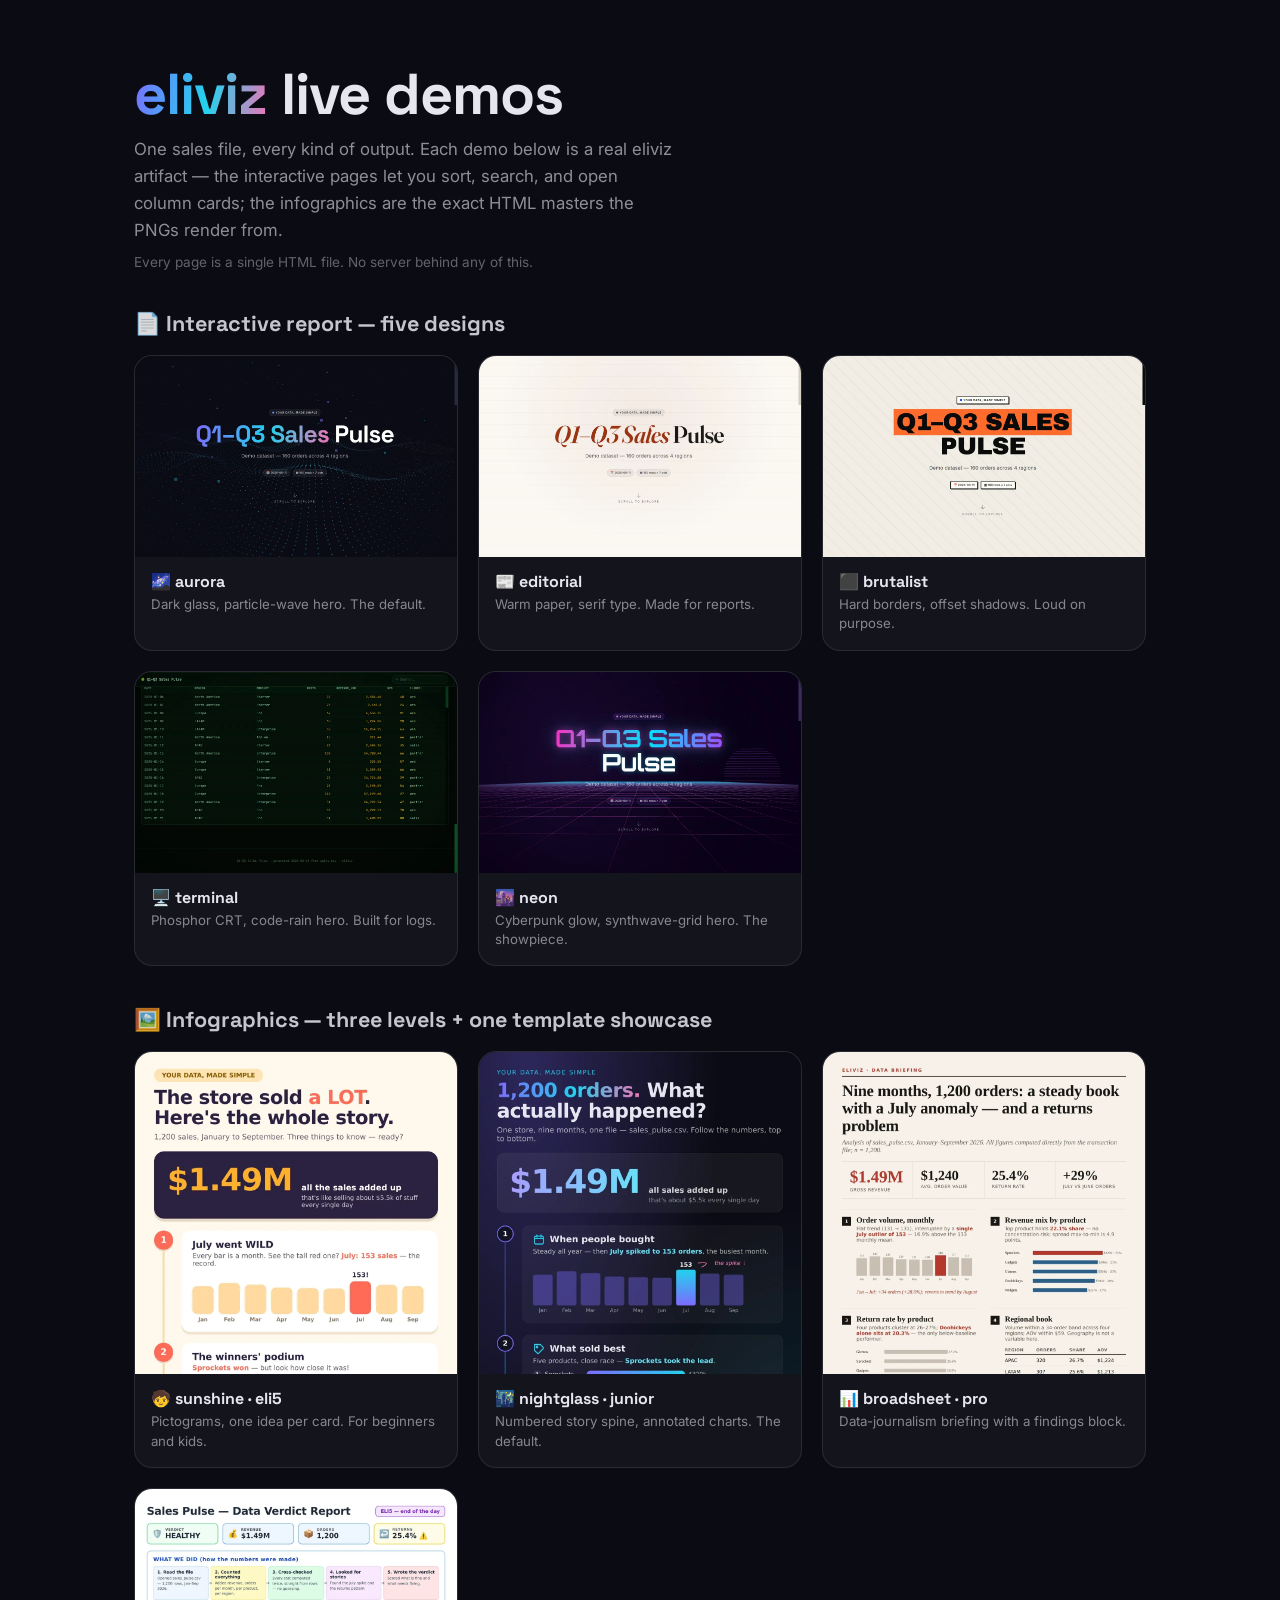
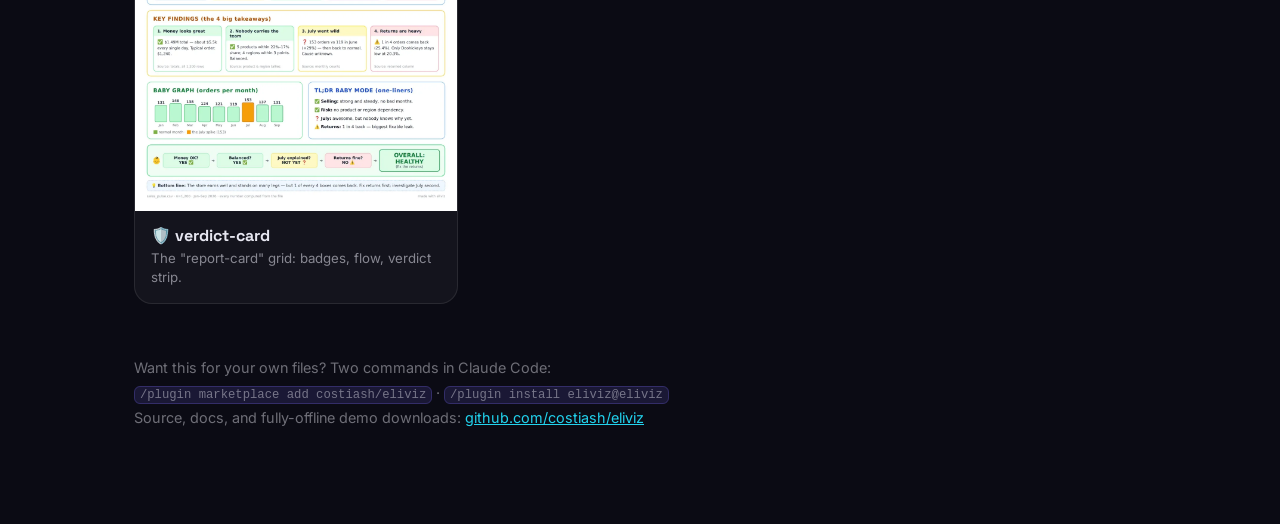
<file: index.html>
<!DOCTYPE html>
<html lang="en">
<head>
<meta charset="UTF-8">
<meta name="viewport" content="width=device-width, initial-scale=1.0">
<title>eliviz — live demos</title>
<meta name="description" content="eliviz turns any data file into one beautiful, self-contained HTML page. Five designs, same data — click one and see.">
<link rel="preconnect" href="https://fonts.googleapis.com">
<link href="https://fonts.googleapis.com/css2?family=Inter:wght@400;500;600&family=Space+Grotesk:wght@500;600;700&display=swap" rel="stylesheet">
<style>
  :root { --accent:#7c6cff; --accent2:#22d3ee; --accent3:#f472b6; }
  * { box-sizing:border-box; }
  body { margin:0; background:#0b0b14; color:#e6e6f0; font-family:Inter,system-ui,sans-serif;
         -webkit-font-smoothing:antialiased; }
  .wrap { max-width:1060px; margin:0 auto; padding:64px 24px 80px; }
  h1 { font-family:'Space Grotesk',sans-serif; font-size:clamp(2.2rem,6vw,3.6rem); margin:0 0 12px;
       line-height:1.05; letter-spacing:-.02em; }
  .grad { background:linear-gradient(100deg,var(--accent),var(--accent2) 55%,var(--accent3));
          -webkit-background-clip:text; background-clip:text; color:transparent; }
  .sub { color:rgba(230,230,240,.6); font-size:1.05rem; max-width:34rem; margin:0 0 10px; line-height:1.6; }
  .hint { color:rgba(230,230,240,.4); font-size:.85rem; margin:0 0 40px; }
  .grid { display:grid; grid-template-columns:repeat(auto-fit,minmax(280px,1fr)); gap:20px; }
  a.card { display:block; text-decoration:none; color:inherit; border-radius:18px; overflow:hidden;
       background:rgba(255,255,255,.04); border:1px solid rgba(255,255,255,.09);
       transition:transform .3s cubic-bezier(.22,1,.36,1), box-shadow .3s, border-color .3s; }
  a.card:hover { transform:translateY(-5px); border-color:rgba(124,108,255,.5);
       box-shadow:0 18px 50px -18px rgba(124,108,255,.45); }
  .card img { width:100%; display:block; aspect-ratio:16/10; object-fit:cover; }
  .card .meta { padding:14px 16px 16px; }
  .card b { font-family:'Space Grotesk',sans-serif; font-size:1rem; }
  .card span { display:block; color:rgba(230,230,240,.55); font-size:.83rem; margin-top:3px; line-height:1.45; }
  .foot { margin-top:52px; color:rgba(230,230,240,.45); font-size:.9rem; line-height:1.7; }
  .foot a { color:var(--accent2); }
  code { font-family:ui-monospace,monospace; font-size:.85em; background:rgba(124,108,255,.14);
       border:1px solid rgba(124,108,255,.25); border-radius:6px; padding:.1em .4em; }
  .sect { font-family:'Space Grotesk',sans-serif; font-size:1.35rem; margin:40px 0 18px;
       color:rgba(230,230,240,.85); }
  .sect:first-of-type { margin-top:8px; }
  a.card img[src*="infographic-"] { aspect-ratio:1/1; }
</style>
</head>
<body>
<div class="wrap">
  <h1><span class="grad">eliviz</span> live demos</h1>
  <p class="sub">One sales file, every kind of output. Each demo below is a real eliviz artifact — the interactive pages let you sort, search, and open column cards; the infographics are the exact HTML masters the PNGs render from.</p>
  <p class="hint">Every page is a single HTML file. No server behind any of this.</p>
  <h2 class="sect">📄 Interactive report — five designs</h2>
  <div class="grid">
    <a class="card" href="demos/aurora.html">
      <img src="shots/aurora.webp" alt="Aurora design — dark glass with a particle-wave hero" loading="lazy">
      <div class="meta"><b>🌌 aurora</b><span>Dark glass, particle-wave hero. The default.</span></div>
    </a>
    <a class="card" href="demos/editorial.html">
      <img src="shots/editorial.webp" alt="Editorial design — warm paper with serif type" loading="lazy">
      <div class="meta"><b>📰 editorial</b><span>Warm paper, serif type. Made for reports.</span></div>
    </a>
    <a class="card" href="demos/brutalist.html">
      <img src="shots/brutalist.webp" alt="Brutalist design — hard borders and offset shadows" loading="lazy">
      <div class="meta"><b>⬛ brutalist</b><span>Hard borders, offset shadows. Loud on purpose.</span></div>
    </a>
    <a class="card" href="demos/terminal.html">
      <img src="shots/terminal.webp" alt="Terminal design — phosphor CRT with code-rain hero" loading="lazy">
      <div class="meta"><b>🖥️ terminal</b><span>Phosphor CRT, code-rain hero. Built for logs.</span></div>
    </a>
    <a class="card" href="demos/neon.html">
      <img src="shots/neon.webp" alt="Neon design — cyberpunk glow with synthwave-grid hero" loading="lazy">
      <div class="meta"><b>🌆 neon</b><span>Cyberpunk glow, synthwave-grid hero. The showpiece.</span></div>
    </a>
  </div>
  <h2 class="sect">🖼️ Infographics — three levels + one template showcase</h2>
  <div class="grid">
    <a class="card" href="demos/infographics/sunshine.html">
      <img src="shots/infographic-sunshine-card.webp" alt="eli5-level infographic, sunshine pack — cream ground, podium and pictograms" loading="lazy">
      <div class="meta"><b>🧒 sunshine · eli5</b><span>Pictograms, one idea per card. For beginners and kids.</span></div>
    </a>
    <a class="card" href="demos/infographics/nightglass.html">
      <img src="shots/infographic-nightglass-card.webp" alt="junior-level infographic, nightglass pack — dark glass, numbered spine" loading="lazy">
      <div class="meta"><b>🌃 nightglass · junior</b><span>Numbered story spine, annotated charts. The default.</span></div>
    </a>
    <a class="card" href="demos/infographics/broadsheet.html">
      <img src="shots/infographic-broadsheet-card.webp" alt="pro-level infographic, broadsheet pack — KPI strip, dense modules, findings" loading="lazy">
      <div class="meta"><b>📊 broadsheet · pro</b><span>Data-journalism briefing with a findings block.</span></div>
    </a>
    <a class="card" href="demos/infographics/verdict-card.html">
      <img src="shots/infographic-verdict-card.webp" alt="verdict-card template — KPI badges, process flow, findings grid, verdict strip" loading="lazy">
      <div class="meta"><b>🛡️ verdict-card</b><span>The "report-card" grid: badges, flow, verdict strip.</span></div>
    </a>
  </div>
  <p class="foot">
    Want this for your own files? Two commands in Claude Code:<br>
    <code>/plugin marketplace add costiash/eliviz</code> · <code>/plugin install eliviz@eliviz</code><br>
    Source, docs, and fully-offline demo downloads: <a href="https://github.com/costiash/eliviz">github.com/costiash/eliviz</a>
  </p>
</div>
</body>
</html>
</file>
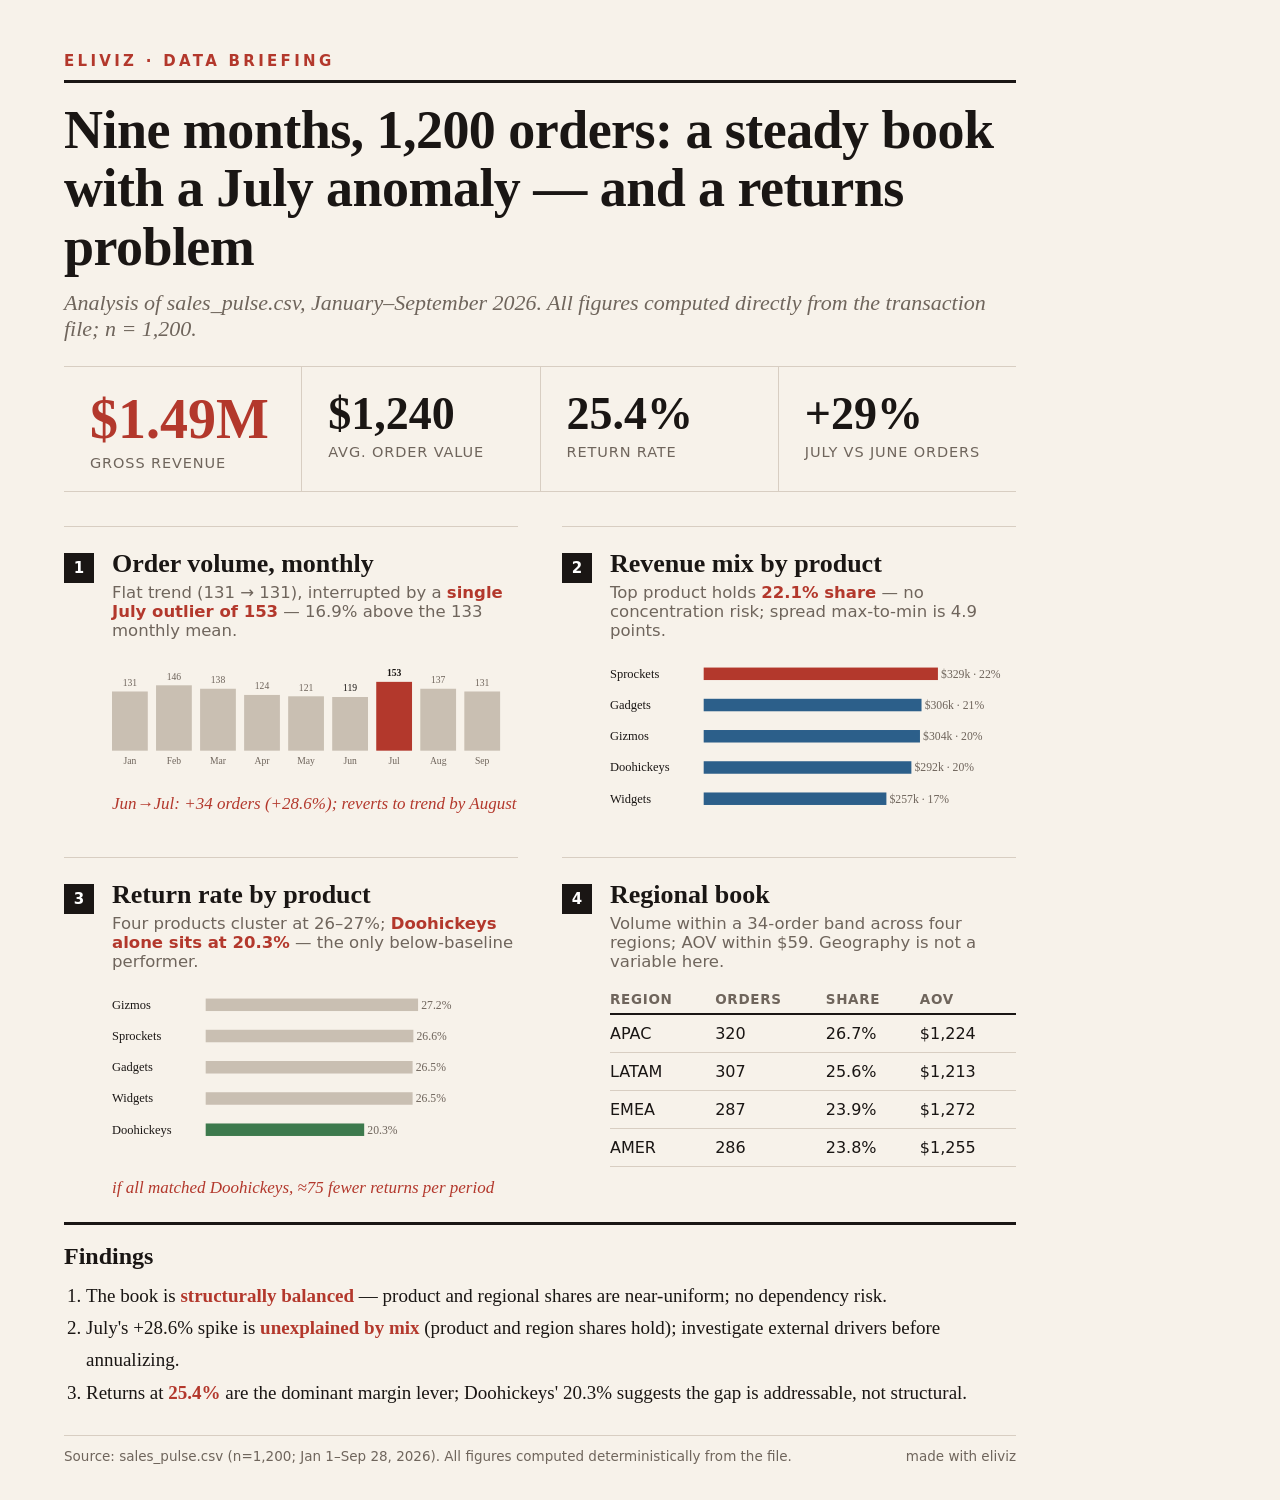
<file: demos/infographics/broadsheet.html>
<!DOCTYPE html><html><head><meta charset="utf-8"><style>
* { margin:0; box-sizing:border-box; } svg { max-width:100%; height:auto; }
body { width:1080px; background:#f7f2ea; color:#1a1614; font-family:Georgia,'Times New Roman',serif;
  padding:52px 64px 36px; }
.kicker { font-family:Inter,system-ui,sans-serif; font-size:15px; letter-spacing:.22em; color:#b3382c;
  text-transform:uppercase; font-weight:700; padding-bottom:10px; border-bottom:3px solid #1a1614; margin-bottom:18px; }
h1 { font-size:54px; font-weight:700; line-height:1.08; letter-spacing:-.01em; }
.standfirst { font-size:22px; color:#6f655c; margin:14px 0 8px; font-style:italic; max-width:46em; }
.heroRow { display:flex; align-items:stretch; gap:0; border-top:1px solid #d8cec2; border-bottom:1px solid #d8cec2;
  margin:24px 0 34px; }
.heroCell { flex:1; padding:20px 26px; border-right:1px solid #d8cec2; }
.heroCell:last-child { border-right:none; }
.heroCell .n { font-size:46px; font-weight:700; color:#1a1614; font-variant-numeric:tabular-nums; }
.heroCell:first-child .n { color:#b3382c; font-size:56px; }
.heroCell .l { font-family:Inter,system-ui,sans-serif; font-size:14.5px; color:#6f655c; margin-top:4px;
  text-transform:uppercase; letter-spacing:.06em; }
.grid { display:grid; grid-template-columns:1fr 1fr; gap:0 44px; }
.sec { display:flex; gap:18px; padding:22px 0 18px; border-top:1px solid #d8cec2; }
.sec.wide { grid-column:1 / -1; }
.num { font-family:Inter,system-ui,sans-serif; font-size:15px; font-weight:800; color:#fff; background:#1a1614;
  width:30px; height:30px; display:flex; align-items:center; justify-content:center; flex-shrink:0; margin-top:4px; }
h2 { font-size:26px; font-weight:700; margin-bottom:4px; }
.sub { font-family:Inter,system-ui,sans-serif; font-size:16.5px; color:#6f655c; margin-bottom:14px; }
.sub b { color:#b3382c; }
.ann { font-size:17px; font-style:italic; color:#b3382c; margin-top:8px; }
table { font-family:Inter,system-ui,sans-serif; font-size:16px; border-collapse:collapse; width:100%; }
th { text-align:left; color:#6f655c; font-weight:600; font-size:13.5px; text-transform:uppercase;
  letter-spacing:.05em; padding:6px 14px 6px 0; border-bottom:2px solid #1a1614; }
td { padding:9px 14px 9px 0; border-bottom:1px solid #d8cec2; font-variant-numeric:tabular-nums; }
.findings { border-top:3px solid #1a1614; margin-top:6px; padding-top:18px; }
.findings h2 { font-size:24px; margin-bottom:10px; }
.findings ol { font-size:19px; line-height:1.7; padding-left:22px; }
.findings b { color:#b3382c; }
.src { display:flex; justify-content:space-between; font-family:Inter,system-ui,sans-serif; font-size:13.5px;
  color:#6f655c; margin-top:26px; padding-top:12px; border-top:1px solid #d8cec2; }
</style></head><body>
<div class="kicker">eliviz · data briefing</div>
<h1>Nine months, 1,200 orders: a steady book with a July anomaly — and a returns problem</h1>
<p class="standfirst">Analysis of sales_pulse.csv, January–September 2026. All figures computed directly from the transaction file; n = 1,200.</p>

<div class="heroRow">
  <div class="heroCell"><div class="n">$1.49M</div><div class="l">Gross revenue</div></div>
  <div class="heroCell"><div class="n">$1,240</div><div class="l">Avg. order value</div></div>
  <div class="heroCell"><div class="n">25.4%</div><div class="l">Return rate</div></div>
  <div class="heroCell"><div class="n">+29%</div><div class="l">July vs June orders</div></div>
</div>

<div class="grid">
<div class="sec"><div class="num">1</div><div class="secbody">
      <h2>Order volume, monthly</h2><p class="sub">Flat trend (131 → 131), interrupted by a <b>single July outlier of 153</b> — 16.9% above the 133 monthly mean.</p><svg width="460" height="145" viewBox="0 0 590 145"><rect x="0" y="34" width="52" height="86" fill="#c9bfb2"/><text x="26" y="140" text-anchor="middle" fill="#6f655c" font-size="14">Jan</text><text x="26" y="26" text-anchor="middle" fill="#6f655c" font-size="14" font-weight="400">131</text><rect x="64" y="25" width="52" height="95" fill="#c9bfb2"/><text x="90" y="140" text-anchor="middle" fill="#6f655c" font-size="14">Feb</text><text x="90" y="17" text-anchor="middle" fill="#6f655c" font-size="14" font-weight="400">146</text><rect x="128" y="30" width="52" height="90" fill="#c9bfb2"/><text x="154" y="140" text-anchor="middle" fill="#6f655c" font-size="14">Mar</text><text x="154" y="22" text-anchor="middle" fill="#6f655c" font-size="14" font-weight="400">138</text><rect x="192" y="39" width="52" height="81" fill="#c9bfb2"/><text x="218" y="140" text-anchor="middle" fill="#6f655c" font-size="14">Apr</text><text x="218" y="31" text-anchor="middle" fill="#6f655c" font-size="14" font-weight="400">124</text><rect x="256" y="41" width="52" height="79" fill="#c9bfb2"/><text x="282" y="140" text-anchor="middle" fill="#6f655c" font-size="14">May</text><text x="282" y="33" text-anchor="middle" fill="#6f655c" font-size="14" font-weight="400">121</text><rect x="320" y="42" width="52" height="78" fill="#c9bfb2"/><text x="346" y="140" text-anchor="middle" fill="#6f655c" font-size="14">Jun</text><text x="346" y="34" text-anchor="middle" fill="#1a1614" font-size="14" font-weight="400">119</text><rect x="384" y="20" width="52" height="100" fill="#b3382c"/><text x="410" y="140" text-anchor="middle" fill="#6f655c" font-size="14">Jul</text><text x="410" y="12" text-anchor="middle" fill="#1a1614" font-size="14" font-weight="700">153</text><rect x="448" y="30" width="52" height="90" fill="#c9bfb2"/><text x="474" y="140" text-anchor="middle" fill="#6f655c" font-size="14">Aug</text><text x="474" y="22" text-anchor="middle" fill="#6f655c" font-size="14" font-weight="400">137</text><rect x="512" y="34" width="52" height="86" fill="#c9bfb2"/><text x="538" y="140" text-anchor="middle" fill="#6f655c" font-size="14">Sep</text><text x="538" y="26" text-anchor="middle" fill="#6f655c" font-size="14" font-weight="400">131</text></svg><div class="ann">Jun→Jul: +34 orders (+28.6%); reverts to trend by August</div></div></div>
<div class="sec"><div class="num">2</div><div class="secbody">
      <h2>Revenue mix by product</h2><p class="sub">Top product holds <b>22.1% share</b> — no concentration risk; spread max-to-min is 4.9 points.</p><svg width="460" height="205" viewBox="0 0 520 205"><text x="0" y="17" fill="#1a1614" font-size="16">Sprockets</text><rect x="120" y="4" width="300" height="16" fill="#b3382c"/><text x="424" y="17" fill="#6f655c" font-size="15">$329k · 22%</text><text x="0" y="57" fill="#1a1614" font-size="16">Gadgets</text><rect x="120" y="44" width="279" height="16" fill="#2c5f8a"/><text x="403" y="57" fill="#6f655c" font-size="15">$306k · 21%</text><text x="0" y="97" fill="#1a1614" font-size="16">Gizmos</text><rect x="120" y="84" width="277" height="16" fill="#2c5f8a"/><text x="401" y="97" fill="#6f655c" font-size="15">$304k · 20%</text><text x="0" y="137" fill="#1a1614" font-size="16">Doohickeys</text><rect x="120" y="124" width="266" height="16" fill="#2c5f8a"/><text x="390" y="137" fill="#6f655c" font-size="15">$292k · 20%</text><text x="0" y="177" fill="#1a1614" font-size="16">Widgets</text><rect x="120" y="164" width="234" height="16" fill="#2c5f8a"/><text x="358" y="177" fill="#6f655c" font-size="15">$257k · 17%</text></svg></div></div>
<div class="sec"><div class="num">3</div><div class="secbody">
      <h2>Return rate by product</h2><p class="sub">Four products cluster at 26–27%; <b>Doohickeys alone sits at 20.3%</b> — the only below-baseline performer.</p><svg width="460" height="205" viewBox="0 0 520 205"><text x="0" y="17" fill="#1a1614" font-size="16">Gizmos</text><rect x="120" y="4" width="272" height="16" fill="#c9bfb2"/><text x="396" y="17" fill="#6f655c" font-size="15">27.2%</text><text x="0" y="57" fill="#1a1614" font-size="16">Sprockets</text><rect x="120" y="44" width="266" height="16" fill="#c9bfb2"/><text x="390" y="57" fill="#6f655c" font-size="15">26.6%</text><text x="0" y="97" fill="#1a1614" font-size="16">Gadgets</text><rect x="120" y="84" width="265" height="16" fill="#c9bfb2"/><text x="389" y="97" fill="#6f655c" font-size="15">26.5%</text><text x="0" y="137" fill="#1a1614" font-size="16">Widgets</text><rect x="120" y="124" width="265" height="16" fill="#c9bfb2"/><text x="389" y="137" fill="#6f655c" font-size="15">26.5%</text><text x="0" y="177" fill="#1a1614" font-size="16">Doohickeys</text><rect x="120" y="164" width="203" height="16" fill="#3d7a4d"/><text x="327" y="177" fill="#6f655c" font-size="15">20.3%</text></svg><div class="ann">if all matched Doohickeys, ≈75 fewer returns per period</div></div></div>
<div class="sec"><div class="num">4</div><div class="secbody">
      <h2>Regional book</h2><p class="sub">Volume within a 34-order band across four regions; AOV within $59. Geography is not a variable here.</p><table><tr><th>Region</th><th>Orders</th><th>Share</th><th>AOV</th></tr><tr><td>APAC</td><td>320</td><td>26.7%</td><td>$1,224</td></tr><tr><td>LATAM</td><td>307</td><td>25.6%</td><td>$1,213</td></tr><tr><td>EMEA</td><td>287</td><td>23.9%</td><td>$1,272</td></tr><tr><td>AMER</td><td>286</td><td>23.8%</td><td>$1,255</td></tr></table></div></div>
</div>

<div class="findings">
  <h2>Findings</h2>
  <ol>
    <li>The book is <b>structurally balanced</b> — product and regional shares are near-uniform; no dependency risk.</li>
    <li>July's +28.6% spike is <b>unexplained by mix</b> (product and region shares hold); investigate external drivers before annualizing.</li>
    <li>Returns at <b>25.4%</b> are the dominant margin lever; Doohickeys' 20.3% suggests the gap is addressable, not structural.</li>
  </ol>
</div>
<div class="src"><span>Source: sales_pulse.csv (n=1,200; Jan 1–Sep 28, 2026). All figures computed deterministically from the file.</span><span>made with eliviz</span></div>
</body></html>
</file>
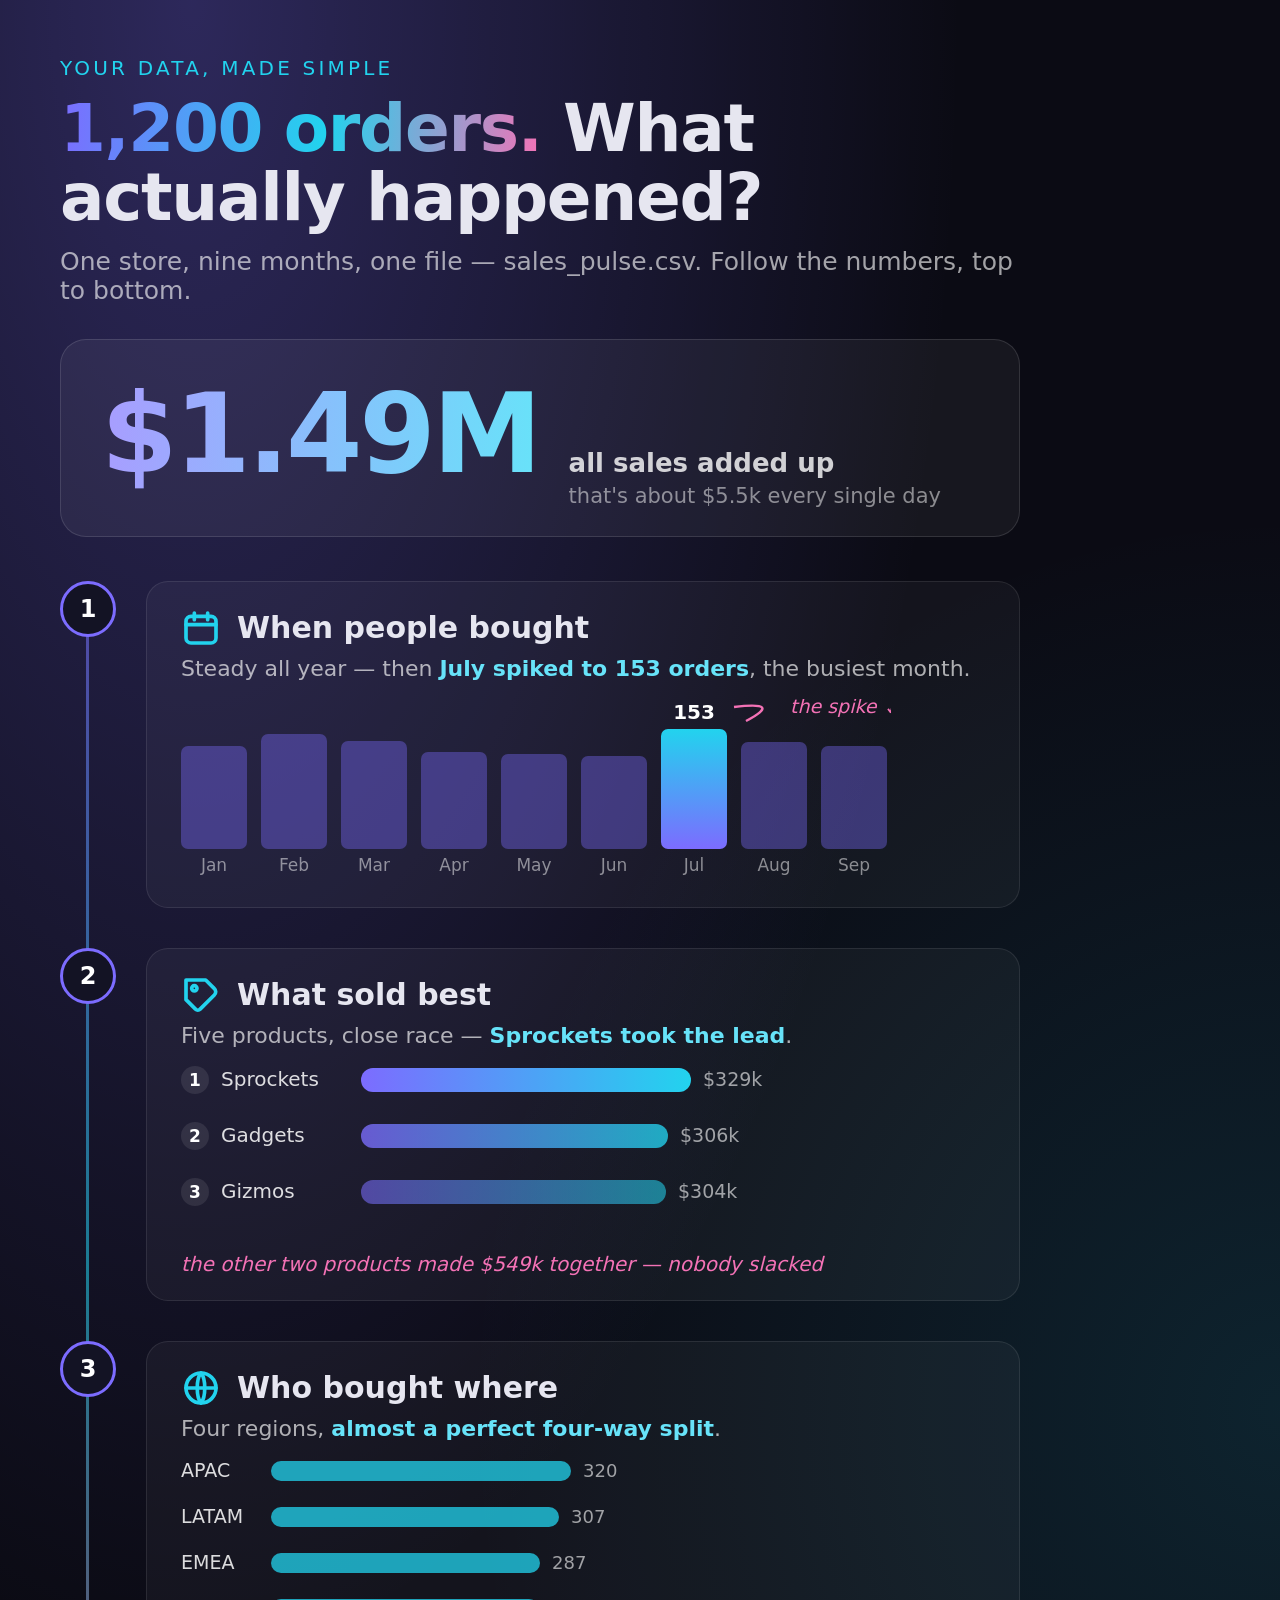
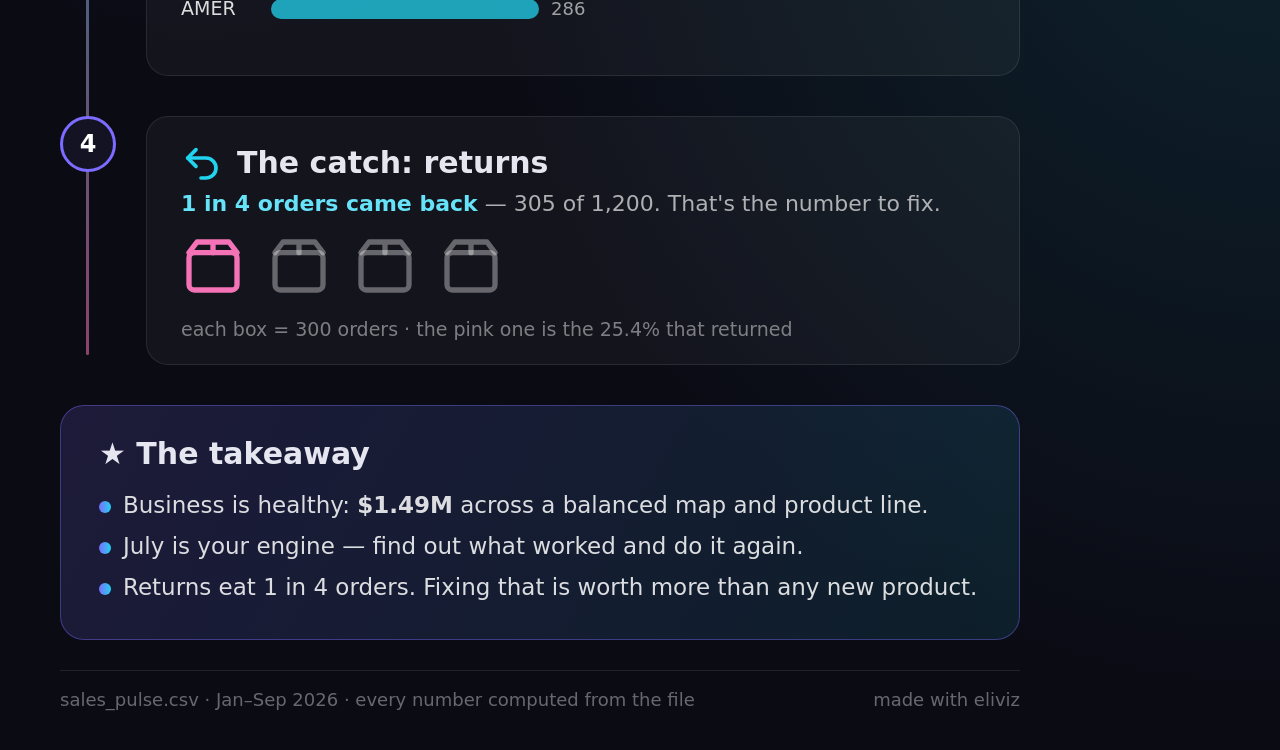
<file: demos/infographics/nightglass.html>
<!DOCTYPE html><html><head><meta charset="utf-8"><style>
* { margin:0; box-sizing:border-box; }
body { width:1080px; background:
  radial-gradient(ellipse at 15% 0%, rgba(124,108,255,.3), transparent 50%),
  radial-gradient(ellipse at 100% 60%, rgba(34,211,238,.12), transparent 45%),
  #0b0b14; color:#e6e6f0; font-family:Inter,system-ui,sans-serif; padding:56px 60px 40px; }
.eyebrow { font-size:20px; letter-spacing:.16em; text-transform:uppercase; color:#22d3ee; margin-bottom:14px; }
h1 { font-size:66px; font-weight:800; letter-spacing:-.02em; line-height:1.05; }
.grad { background:linear-gradient(95deg,#7c6cff,#22d3ee 55%,#f472b6); -webkit-background-clip:text; background-clip:text; color:transparent; }
.hook { font-size:25px; color:rgba(255,255,255,.62); margin:14px 0 34px; }
.heroCard { background:rgba(255,255,255,.05); border:1px solid rgba(255,255,255,.12); border-radius:26px;
  padding:30px 40px 28px; margin-bottom:44px; display:flex; align-items:baseline; gap:30px; }
.heroN { font-size:110px; font-weight:800; letter-spacing:-.03em;
  background:linear-gradient(95deg,#a99cff,#67e3f9); -webkit-background-clip:text; background-clip:text; color:transparent; }
.heroT .l { font-size:26px; color:rgba(255,255,255,.8); font-weight:600; }
.heroT .g { font-size:21px; color:rgba(255,255,255,.5); margin-top:6px; }
.flow { position:relative; }
.flow::before { content:''; position:absolute; left:26px; top:10px; bottom:10px; width:3px;
  background:linear-gradient(180deg,#7c6cff,#22d3ee,#f472b6); border-radius:2px; opacity:.55; }
.sec { display:flex; gap:30px; margin-bottom:40px; position:relative; }
.chipcol { width:56px; flex-shrink:0; }
.chip { width:56px; height:56px; border-radius:50%; background:#131324; border:3px solid #7c6cff;
  display:flex; align-items:center; justify-content:center; font-size:24px; font-weight:800; color:#fff;
  position:relative; z-index:1; }
.body { flex:1; background:rgba(255,255,255,.04); border:1px solid rgba(255,255,255,.09);
  border-radius:22px; padding:26px 34px 24px; }
.shead { display:flex; align-items:center; gap:16px; margin-bottom:8px; }
.shead h2 { font-size:30px; font-weight:750; }
.fact { font-size:22px; color:rgba(255,255,255,.66); margin-bottom:18px; }
.fact b { color:#67e3f9; }
.ann { font-size:20px; font-style:italic; color:#f472b6; margin-top:10px; }
.picto-cap { font-size:19px; color:rgba(255,255,255,.45); margin-top:10px; }
.takeaway { margin-top:8px; background:linear-gradient(120deg, rgba(124,108,255,.16), rgba(34,211,238,.1));
  border:1px solid rgba(124,108,255,.4); border-radius:24px; padding:30px 38px; }
.takeaway h2 { font-size:30px; margin-bottom:14px; }
.takeaway div { font-size:23px; line-height:1.8; color:rgba(255,255,255,.85); }
.dot { width:12px; height:12px; border-radius:50%; display:inline-block; margin-right:12px;
  background:linear-gradient(90deg,#7c6cff,#22d3ee); }
.src { display:flex; justify-content:space-between; font-size:18px; color:rgba(255,255,255,.38);
  margin-top:30px; padding-top:18px; border-top:1px solid rgba(255,255,255,.09); }
</style></head><body>
<div class="eyebrow">Your data, made simple</div>
<h1><span class="grad">1,200 orders.</span> What actually happened?</h1>
<p class="hook">One store, nine months, one file — sales_pulse.csv. Follow the numbers, top to bottom.</p>

<div class="heroCard">
  <div class="heroN">$1.49M</div>
  <div class="heroT"><div class="l">all sales added up</div>
  <div class="g">that's about $5.5k every single day</div></div>
</div>

<div class="flow">

  <div class="sec">
    <div class="chipcol"><div class="chip">1</div></div>
    <div class="body">
      <div class="shead"><svg width="40" height="40" viewBox="0 0 24 24" fill="none" stroke="#22d3ee" stroke-width="2.2" stroke-linecap="round" stroke-linejoin="round"><rect x="3" y="5" width="18" height="16" rx="3"/><path d="M3 10h18M8 3v4M16 3v4"/></svg><h2>When people bought</h2></div>
      <p class="fact">Steady all year — then <b>July spiked to 153 orders</b>, the busiest month.</p>
      <svg width="710" height="180" viewBox="0 0 710 180">
    <defs><linearGradient id="gv" x1="0" y1="1" x2="0" y2="0"><stop offset="0%" stop-color="#7c6cff"/><stop offset="100%" stop-color="#22d3ee"/></linearGradient>
    <linearGradient id="gh" x1="0" y1="0" x2="1" y2="0"><stop offset="0%" stop-color="#7c6cff"/><stop offset="100%" stop-color="#22d3ee"/></linearGradient></defs><rect x="0" y="47" width="66" height="103" rx="7" fill="rgba(124,108,255,.38)"/><text x="33.0" y="172" text-anchor="middle" fill="rgba(255,255,255,.5)" font-size="17">Jan</text><rect x="80" y="35" width="66" height="115" rx="7" fill="rgba(124,108,255,.38)"/><text x="113.0" y="172" text-anchor="middle" fill="rgba(255,255,255,.5)" font-size="17">Feb</text><rect x="160" y="42" width="66" height="108" rx="7" fill="rgba(124,108,255,.38)"/><text x="193.0" y="172" text-anchor="middle" fill="rgba(255,255,255,.5)" font-size="17">Mar</text><rect x="240" y="53" width="66" height="97" rx="7" fill="rgba(124,108,255,.38)"/><text x="273.0" y="172" text-anchor="middle" fill="rgba(255,255,255,.5)" font-size="17">Apr</text><rect x="320" y="55" width="66" height="95" rx="7" fill="rgba(124,108,255,.38)"/><text x="353.0" y="172" text-anchor="middle" fill="rgba(255,255,255,.5)" font-size="17">May</text><rect x="400" y="57" width="66" height="93" rx="7" fill="rgba(124,108,255,.38)"/><text x="433.0" y="172" text-anchor="middle" fill="rgba(255,255,255,.5)" font-size="17">Jun</text><rect x="480" y="30" width="66" height="120" rx="7" fill="url(#gv)"/><text x="513.0" y="172" text-anchor="middle" fill="rgba(255,255,255,.5)" font-size="17">Jul</text><text x="513.0" y="20" text-anchor="middle" fill="#fff" font-size="20" font-weight="700">153</text><rect x="560" y="43" width="66" height="107" rx="7" fill="rgba(124,108,255,.38)"/><text x="593.0" y="172" text-anchor="middle" fill="rgba(255,255,255,.5)" font-size="17">Aug</text><rect x="640" y="47" width="66" height="103" rx="7" fill="rgba(124,108,255,.38)"/><text x="673.0" y="172" text-anchor="middle" fill="rgba(255,255,255,.5)" font-size="17">Sep</text>
    <path d="M 553.0 8 Q 603.0 2 565.0 22" fill="none" stroke="#f472b6" stroke-width="2.5" marker-end="none"/>
    <text x="609.0" y="14" fill="#f472b6" font-size="19" font-style="italic">the spike ↓</text>
  </svg>
      
    </div>
  </div>


  <div class="sec">
    <div class="chipcol"><div class="chip">2</div></div>
    <div class="body">
      <div class="shead"><svg width="40" height="40" viewBox="0 0 24 24" fill="none" stroke="#22d3ee" stroke-width="2.2" stroke-linecap="round" stroke-linejoin="round"><path d="M20 12l-8.5 8.5a2 2 0 0 1-2.8 0L3 14.8V3h11.8L20 8.2a2.6 2.6 0 0 1 0 3.8z"/><circle cx="8" cy="8" r="1.6"/></svg><h2>What sold best</h2></div>
      <p class="fact">Five products, close race — <b>Sprockets took the lead</b>.</p>
      <svg width="640" height="172" viewBox="0 0 640 172"><circle cx="14" cy="14" r="14" fill="rgba(255,255,255,.09)"/><text x="14" y="20" text-anchor="middle" fill="#fff" font-size="17" font-weight="700">1</text><text x="40" y="20" fill="rgba(255,255,255,.85)" font-size="20">Sprockets</text><rect x="180" y="2" width="330" height="24" rx="12" fill="url(#gh)" opacity="1.0"/><text x="522" y="20" fill="rgba(255,255,255,.6)" font-size="19">$329k</text><circle cx="14" cy="70" r="14" fill="rgba(255,255,255,.09)"/><text x="14" y="76" text-anchor="middle" fill="#fff" font-size="17" font-weight="700">2</text><text x="40" y="76" fill="rgba(255,255,255,.85)" font-size="20">Gadgets</text><rect x="180" y="58" width="307" height="24" rx="12" fill="url(#gh)" opacity="0.78"/><text x="499" y="76" fill="rgba(255,255,255,.6)" font-size="19">$306k</text><circle cx="14" cy="126" r="14" fill="rgba(255,255,255,.09)"/><text x="14" y="132" text-anchor="middle" fill="#fff" font-size="17" font-weight="700">3</text><text x="40" y="132" fill="rgba(255,255,255,.85)" font-size="20">Gizmos</text><rect x="180" y="114" width="305" height="24" rx="12" fill="url(#gh)" opacity="0.56"/><text x="497" y="132" fill="rgba(255,255,255,.6)" font-size="19">$304k</text></svg>
      <div class="ann">the other two products made $549k together — nobody slacked</div>
    </div>
  </div>


  <div class="sec">
    <div class="chipcol"><div class="chip">3</div></div>
    <div class="body">
      <div class="shead"><svg width="40" height="40" viewBox="0 0 24 24" fill="none" stroke="#22d3ee" stroke-width="2.2" stroke-linecap="round" stroke-linejoin="round"><circle cx="12" cy="12" r="9"/><path d="M3 12h18M12 3c3 3.6 3 14.4 0 18-3-3.6-3-14.4 0-18z"/></svg><h2>Who bought where</h2></div>
      <p class="fact">Four regions, <b>almost a perfect four-way split</b>.</p>
      <svg width="560" height="188" viewBox="0 0 560 188"><text x="0" y="18" fill="rgba(255,255,255,.85)" font-size="19">APAC</text><rect x="90" y="2" width="300" height="20" rx="10" fill="rgba(34,211,238,.75)"/><text x="402" y="18" fill="rgba(255,255,255,.6)" font-size="18">320</text><text x="0" y="64" fill="rgba(255,255,255,.85)" font-size="19">LATAM</text><rect x="90" y="48" width="288" height="20" rx="10" fill="rgba(34,211,238,.75)"/><text x="390" y="64" fill="rgba(255,255,255,.6)" font-size="18">307</text><text x="0" y="110" fill="rgba(255,255,255,.85)" font-size="19">EMEA</text><rect x="90" y="94" width="269" height="20" rx="10" fill="rgba(34,211,238,.75)"/><text x="371" y="110" fill="rgba(255,255,255,.6)" font-size="18">287</text><text x="0" y="156" fill="rgba(255,255,255,.85)" font-size="19">AMER</text><rect x="90" y="140" width="268" height="20" rx="10" fill="rgba(34,211,238,.75)"/><text x="370" y="156" fill="rgba(255,255,255,.6)" font-size="18">286</text></svg>
      
    </div>
  </div>


  <div class="sec">
    <div class="chipcol"><div class="chip">4</div></div>
    <div class="body">
      <div class="shead"><svg width="40" height="40" viewBox="0 0 24 24" fill="none" stroke="#22d3ee" stroke-width="2.2" stroke-linecap="round" stroke-linejoin="round"><path d="M9 14l-5-5 5-5"/><path d="M4 9h11a6 6 0 0 1 0 12h-3"/></svg><h2>The catch: returns</h2></div>
      <p class="fact"><b>1 in 4 orders came back</b> — 305 of 1,200. That's the number to fix.</p>
      <svg width="360" height="70" viewBox="0 0 360 70"><g transform="translate(0,0)"><svg width="64" height="64" viewBox="0 0 24 24" fill="none" stroke="#f472b6" stroke-width="2" stroke-linecap="round" stroke-linejoin="round"><rect x="3" y="7" width="18" height="14" rx="2"/><path d="M3 7l3-4h12l3 4M12 3v4"/></svg></g><g transform="translate(86,0)"><svg width="64" height="64" viewBox="0 0 24 24" fill="none" stroke="rgba(255,255,255,.35)" stroke-width="2" stroke-linecap="round" stroke-linejoin="round"><rect x="3" y="7" width="18" height="14" rx="2"/><path d="M3 7l3-4h12l3 4M12 3v4"/></svg></g><g transform="translate(172,0)"><svg width="64" height="64" viewBox="0 0 24 24" fill="none" stroke="rgba(255,255,255,.35)" stroke-width="2" stroke-linecap="round" stroke-linejoin="round"><rect x="3" y="7" width="18" height="14" rx="2"/><path d="M3 7l3-4h12l3 4M12 3v4"/></svg></g><g transform="translate(258,0)"><svg width="64" height="64" viewBox="0 0 24 24" fill="none" stroke="rgba(255,255,255,.35)" stroke-width="2" stroke-linecap="round" stroke-linejoin="round"><rect x="3" y="7" width="18" height="14" rx="2"/><path d="M3 7l3-4h12l3 4M12 3v4"/></svg></g></svg><div class="picto-cap">each box = 300 orders · the pink one is the 25.4% that returned</div>
      
    </div>
  </div>
</div>

<div class="takeaway">
  <h2>★ The takeaway</h2>
  <div>
    <div><span class="dot"></span>Business is healthy: <b>$1.49M</b> across a balanced map and product line.</div>
    <div><span class="dot"></span>July is your engine — find out what worked and do it again.</div>
    <div><span class="dot"></span>Returns eat 1 in 4 orders. Fixing that is worth more than any new product.</div>
  </div>
</div>

<div class="src"><span>sales_pulse.csv · Jan–Sep 2026 · every number computed from the file</span><span>made with eliviz</span></div>
</body></html>
</file>
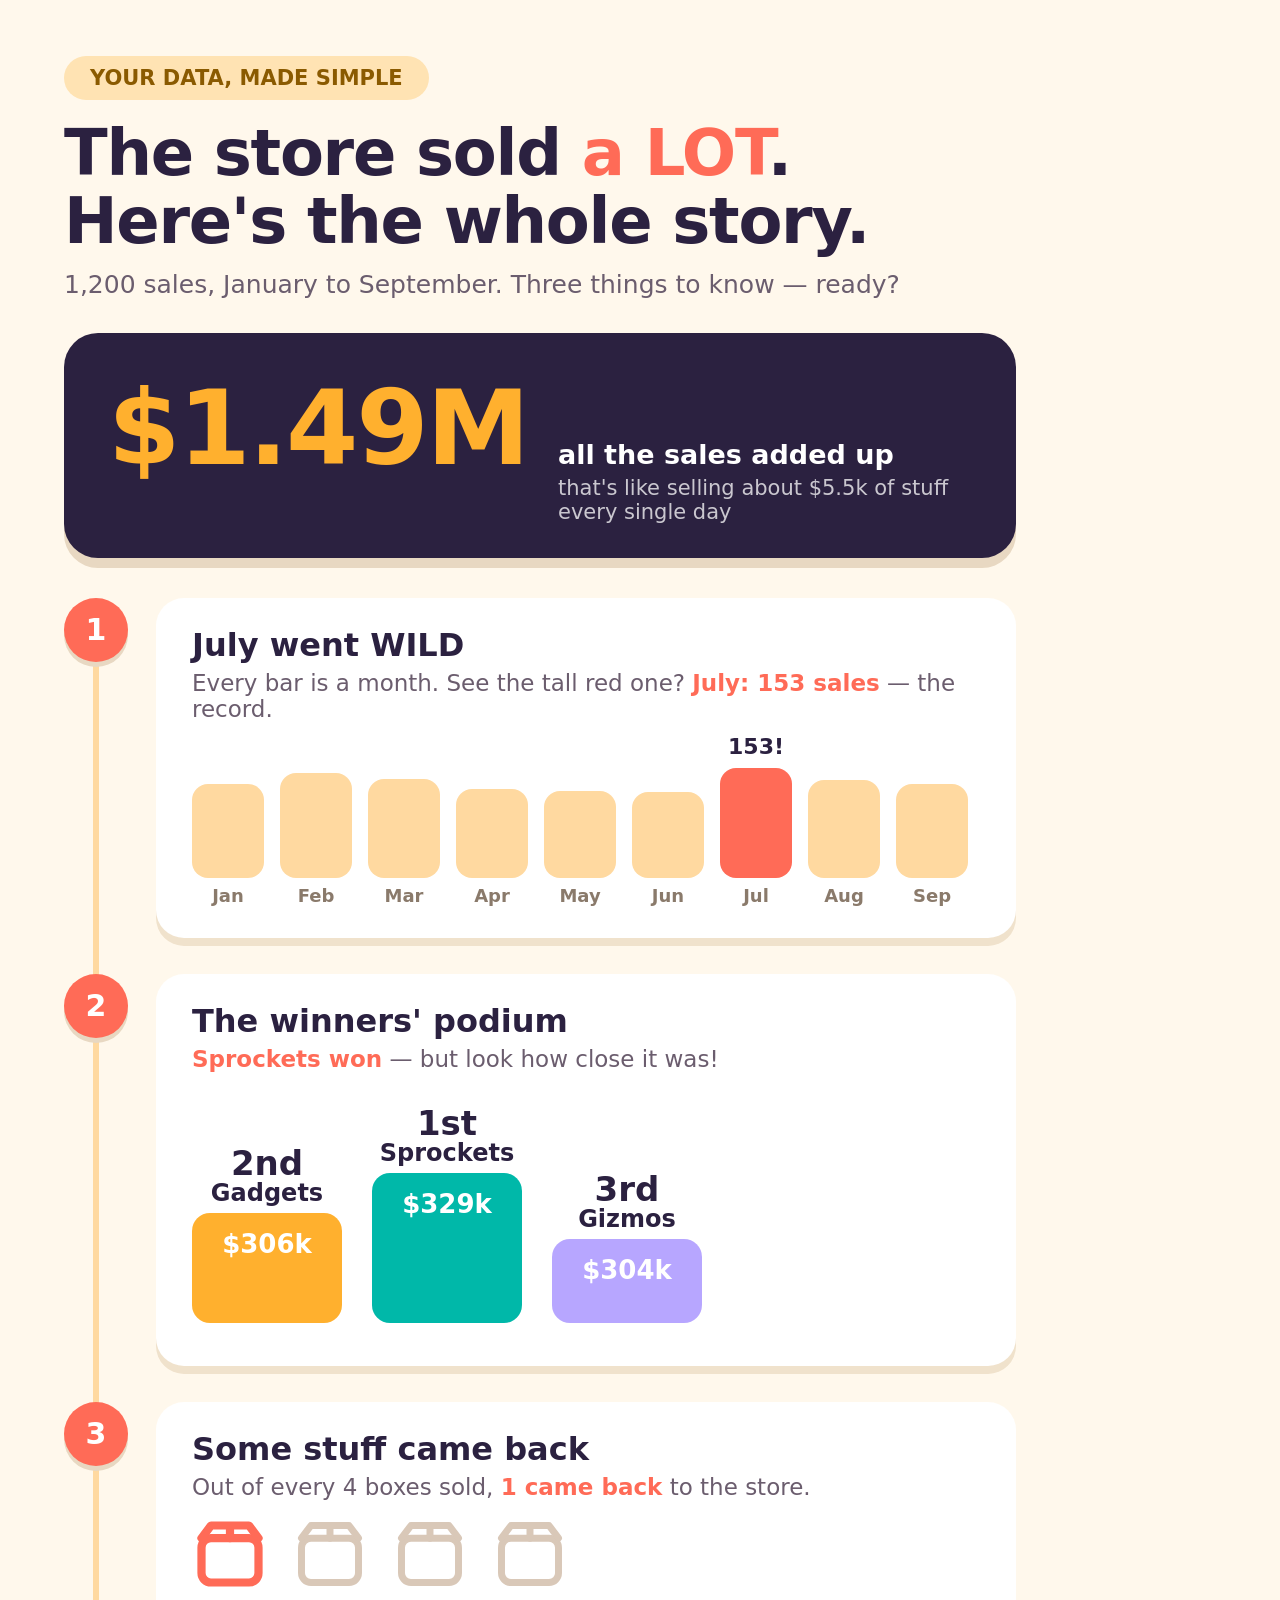
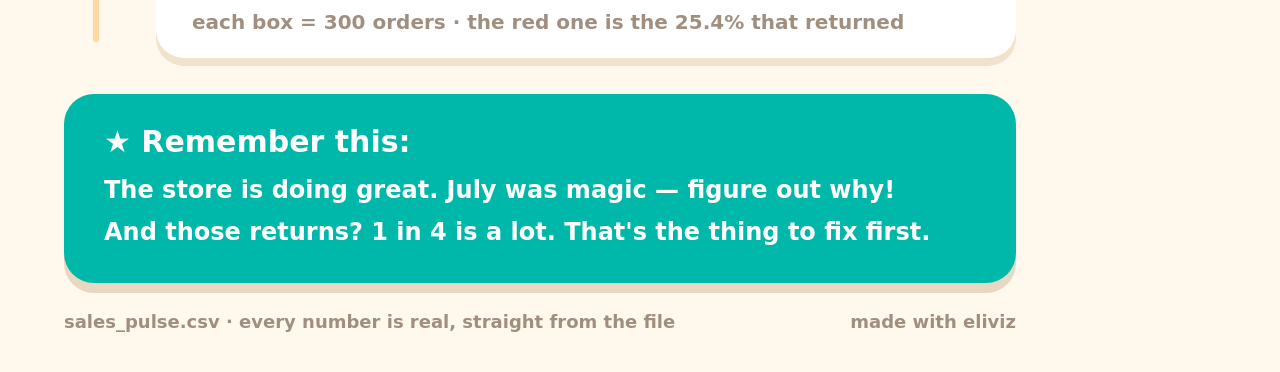
<file: demos/infographics/sunshine.html>
<!DOCTYPE html><html><head><meta charset="utf-8"><style>
* { margin:0; box-sizing:border-box; }
body { width:1080px; background:#fff8ec; color:#2b2140; font-family:Inter,system-ui,sans-serif; padding:56px 64px 40px; }
.eyebrow { display:inline-block; background:#ffe3b3; color:#8a5a00; border-radius:999px; padding:10px 26px;
  font-size:21px; font-weight:800; margin-bottom:20px; }
h1 { font-size:64px; font-weight:900; line-height:1.06; letter-spacing:-.02em; }
h1 .pop { color:#ff6b57; }
.hook { font-size:25px; color:#6b5d6e; margin:14px 0 34px; font-weight:500; }
.hero { background:#2b2140; color:#fff; border-radius:34px; padding:34px 44px; margin-bottom:40px;
  display:flex; align-items:baseline; gap:30px; box-shadow:0 10px 0 #e8d8c2; }
.heroN { font-size:104px; font-weight:900; color:#ffb02e; letter-spacing:-.02em; }
.heroT .l { font-size:27px; font-weight:700; }
.heroT .g { font-size:21px; opacity:.75; margin-top:6px; }
.flow { position:relative; }
.flow::before { content:''; position:absolute; left:29px; top:16px; bottom:16px; width:6px;
  background:#ffd9a0; border-radius:3px; }
.sec { display:flex; gap:28px; margin-bottom:36px; position:relative; }
.chip { width:64px; height:64px; border-radius:50%; background:#ff6b57; color:#fff; flex-shrink:0;
  display:flex; align-items:center; justify-content:center; font-size:30px; font-weight:900;
  box-shadow:0 5px 0 #e8d8c2; position:relative; z-index:1; }
.card { flex:1; background:#fff; border-radius:28px; padding:28px 36px 24px; box-shadow:0 8px 0 #f0e2cc; }
.card h2 { font-size:32px; font-weight:850; margin-bottom:6px; }
.fact { font-size:23px; color:#6b5d6e; margin-bottom:16px; }
.fact b { color:#ff6b57; }
.cap { font-size:20px; color:#a08f7f; margin-top:10px; font-weight:600; }
.takeaway { background:#00b8a9; color:#fff; border-radius:30px; padding:30px 40px;
  box-shadow:0 10px 0 #e8d8c2; }
.takeaway h2 { font-size:30px; font-weight:900; margin-bottom:10px; }
.takeaway div { font-size:24px; line-height:1.75; font-weight:600; }
.src { display:flex; justify-content:space-between; font-size:18px; color:#a08f7f; margin-top:28px; font-weight:600; }
</style></head><body>
<div class="eyebrow">YOUR DATA, MADE SIMPLE</div>
<h1>The store sold <span class="pop">a LOT</span>.<br>Here's the whole story.</h1>
<p class="hook">1,200 sales, January to September. Three things to know — ready?</p>

<div class="hero">
  <div class="heroN">$1.49M</div>
  <div class="heroT"><div class="l">all the sales added up</div>
  <div class="g">that's like selling about $5.5k of stuff every single day</div></div>
</div>

<div class="flow">
  <div class="sec"><div class="chip">1</div><div class="card">
    <h2>July went WILD</h2>
    <p class="fact">Every bar is a month. See the tall red one? <b>July: 153 sales</b> — the record.</p>
    <svg width="780" height="172" viewBox="0 0 780 172"><rect x="0" y="46" width="72" height="94" rx="16" fill="#ffd9a0"/><text x="36" y="164" text-anchor="middle" fill="#8a7a6b" font-size="18" font-weight="600">Jan</text><rect x="88" y="35" width="72" height="105" rx="16" fill="#ffd9a0"/><text x="124" y="164" text-anchor="middle" fill="#8a7a6b" font-size="18" font-weight="600">Feb</text><rect x="176" y="41" width="72" height="99" rx="16" fill="#ffd9a0"/><text x="212" y="164" text-anchor="middle" fill="#8a7a6b" font-size="18" font-weight="600">Mar</text><rect x="264" y="51" width="72" height="89" rx="16" fill="#ffd9a0"/><text x="300" y="164" text-anchor="middle" fill="#8a7a6b" font-size="18" font-weight="600">Apr</text><rect x="352" y="53" width="72" height="87" rx="16" fill="#ffd9a0"/><text x="388" y="164" text-anchor="middle" fill="#8a7a6b" font-size="18" font-weight="600">May</text><rect x="440" y="54" width="72" height="86" rx="16" fill="#ffd9a0"/><text x="476" y="164" text-anchor="middle" fill="#8a7a6b" font-size="18" font-weight="600">Jun</text><rect x="528" y="30" width="72" height="110" rx="16" fill="#ff6b57"/><text x="564" y="164" text-anchor="middle" fill="#8a7a6b" font-size="18" font-weight="600">Jul</text><text x="564" y="16" text-anchor="middle" fill="#2b2140" font-size="22" font-weight="800">153!</text><rect x="616" y="42" width="72" height="98" rx="16" fill="#ffd9a0"/><text x="652" y="164" text-anchor="middle" fill="#8a7a6b" font-size="18" font-weight="600">Aug</text><rect x="704" y="46" width="72" height="94" rx="16" fill="#ffd9a0"/><text x="740" y="164" text-anchor="middle" fill="#8a7a6b" font-size="18" font-weight="600">Sep</text></svg>
  </div></div>
  <div class="sec"><div class="chip">2</div><div class="card">
    <h2>The winners' podium</h2>
    <p class="fact"><b>Sprockets won</b> — but look how close it was!</p>
    <svg width="560" height="250" viewBox="0 0 560 250"><rect x="0" y="125" width="150" height="110" rx="18" fill="#ffb02e"/><text x="75" y="87" text-anchor="middle" font-size="34" font-weight="900" fill="#2b2140">2nd</text><text x="75" y="113" text-anchor="middle" font-size="24" font-weight="700" fill="#2b2140">Gadgets</text><text x="75" y="165" text-anchor="middle" font-size="26" font-weight="800" fill="#fff">$306k</text><rect x="180" y="85" width="150" height="150" rx="18" fill="#00b8a9"/><text x="255" y="47" text-anchor="middle" font-size="34" font-weight="900" fill="#2b2140">1st</text><text x="255" y="73" text-anchor="middle" font-size="24" font-weight="700" fill="#2b2140">Sprockets</text><text x="255" y="125" text-anchor="middle" font-size="26" font-weight="800" fill="#fff">$329k</text><rect x="360" y="151" width="150" height="84" rx="18" fill="#b7a6ff"/><text x="435" y="113" text-anchor="middle" font-size="34" font-weight="900" fill="#2b2140">3rd</text><text x="435" y="139" text-anchor="middle" font-size="24" font-weight="700" fill="#2b2140">Gizmos</text><text x="435" y="191" text-anchor="middle" font-size="26" font-weight="800" fill="#fff">$304k</text></svg>
  </div></div>
  <div class="sec"><div class="chip">3</div><div class="card">
    <h2>Some stuff came back</h2>
    <p class="fact">Out of every 4 boxes sold, <b>1 came back</b> to the store.</p>
    <svg width="400" height="80" viewBox="0 0 400 80"><g transform="translate(0,0)"><svg width="76" height="76" viewBox="0 0 24 24" fill="none" stroke="#ff6b57" stroke-width="2.6" stroke-linecap="round" stroke-linejoin="round"><rect x="3" y="7" width="18" height="14" rx="3"/><path d="M3 7l3-4h12l3 4M12 3v4"/></svg></g><g transform="translate(100,0)"><svg width="76" height="76" viewBox="0 0 24 24" fill="none" stroke="#d9c8b8" stroke-width="2.2" stroke-linecap="round" stroke-linejoin="round"><rect x="3" y="7" width="18" height="14" rx="3"/><path d="M3 7l3-4h12l3 4M12 3v4"/></svg></g><g transform="translate(200,0)"><svg width="76" height="76" viewBox="0 0 24 24" fill="none" stroke="#d9c8b8" stroke-width="2.2" stroke-linecap="round" stroke-linejoin="round"><rect x="3" y="7" width="18" height="14" rx="3"/><path d="M3 7l3-4h12l3 4M12 3v4"/></svg></g><g transform="translate(300,0)"><svg width="76" height="76" viewBox="0 0 24 24" fill="none" stroke="#d9c8b8" stroke-width="2.2" stroke-linecap="round" stroke-linejoin="round"><rect x="3" y="7" width="18" height="14" rx="3"/><path d="M3 7l3-4h12l3 4M12 3v4"/></svg></g></svg>
    <div class="cap">each box = 300 orders · the red one is the 25.4% that returned</div>
  </div></div>
</div>

<div class="takeaway">
  <h2>★ Remember this:</h2>
  <div>The store is doing great. July was magic — figure out why!<br>And those returns? 1 in 4 is a lot. That's the thing to fix first.</div>
</div>
<div class="src"><span>sales_pulse.csv · every number is real, straight from the file</span><span>made with eliviz</span></div>
</body></html>
</file>
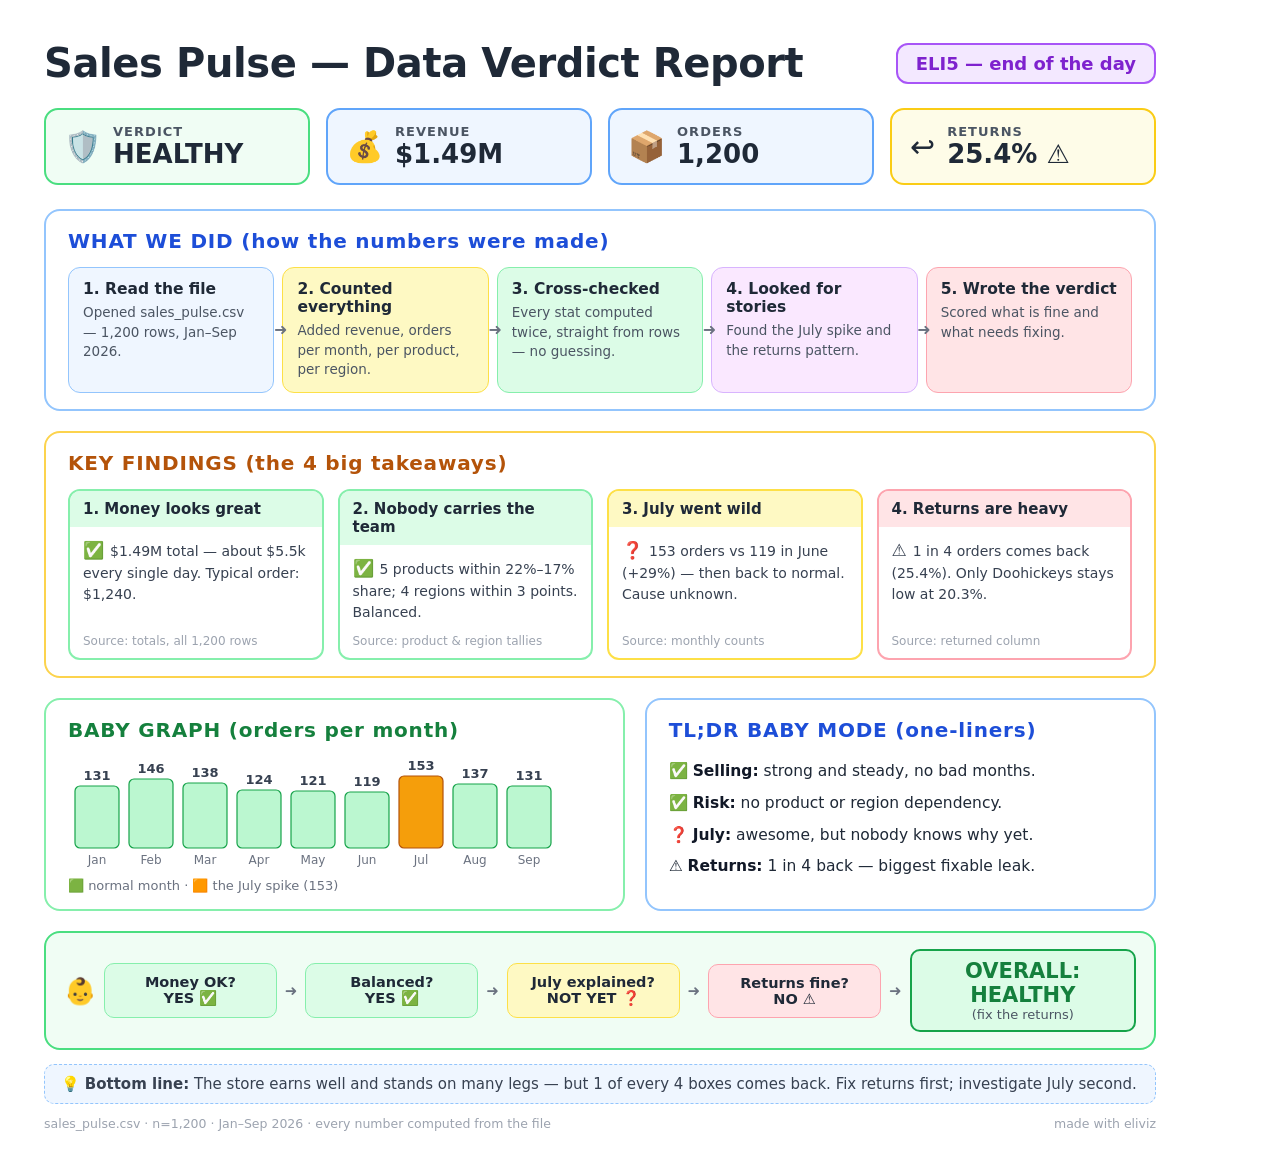
<file: demos/infographics/verdict-card.html>
<!DOCTYPE html><html><head><meta charset="utf-8"><style>
* { margin:0; box-sizing:border-box; }
body { width:1200px; background:#ffffff; color:#1f2937; font-family:Inter,system-ui,sans-serif; padding:40px 44px 28px; }
.titlerow { display:flex; align-items:center; justify-content:space-between; margin-bottom:22px; }
h1 { font-size:40px; font-weight:800; letter-spacing:-.01em; }
.ctx { background:#f3e8ff; border:2px solid #a855f7; color:#7e22ce; border-radius:12px; padding:8px 18px;
  font-size:18px; font-weight:700; }
.kpirow { display:flex; gap:16px; margin-bottom:24px; }
.kpi { flex:1; border:2.5px solid; border-radius:14px; padding:14px 18px; display:flex; gap:12px; align-items:center; }
.kico { font-size:30px; }
.kl { font-size:13px; font-weight:700; letter-spacing:.08em; color:#4b5563; }
.kv { font-size:26px; font-weight:800; }
.zone { border:2px solid #93c5fd; border-radius:16px; padding:18px 22px 16px; margin-bottom:20px; }
.zone.amber { border-color:#fcd34d; } .zone.green { border-color:#86efac; }
.zh { font-size:20px; font-weight:800; color:#1d4ed8; letter-spacing:.04em; margin-bottom:14px; }
.zone.amber .zh { color:#b45309; } .zone.green .zh { color:#15803d; }
.flow { display:flex; gap:8px; align-items:stretch; }
.step { flex:1; background:#eff6ff; border:1.5px solid #93c5fd; border-radius:12px; padding:12px 14px; position:relative; }
.step:not(:last-child)::after { content:'➜'; position:absolute; right:-14px; top:42%; color:#6b7280; font-size:16px; z-index:2; }
.step:nth-child(2) { background:#fef9c3; border-color:#fde047; }
.step:nth-child(3) { background:#dcfce7; border-color:#86efac; }
.step:nth-child(4) { background:#fae8ff; border-color:#d8b4fe; }
.step:nth-child(5) { background:#ffe4e6; border-color:#fda4af; }
.stitle { font-size:15.5px; font-weight:800; margin-bottom:5px; }
.stext { font-size:13.5px; color:#4b5563; line-height:1.45; }
.findrow { display:flex; gap:14px; }
.find { flex:1; border:2px solid; border-radius:12px; overflow:hidden; display:flex; flex-direction:column; }
.fhead { padding:9px 13px; font-size:15px; font-weight:800; }
.fbody { padding:11px 13px; font-size:14px; line-height:1.5; color:#374151; flex:1; }
.fg { font-size:17px; margin-right:6px; }
.fsrc { padding:0 13px 10px; font-size:12px; color:#9ca3af; }
.cols { display:flex; gap:20px; margin-bottom:20px; }
.cols .zone { flex:1; margin-bottom:0; }
.tl { font-size:15.5px; line-height:2.05; }
.tl b { color:#111827; }
.verd { display:flex; gap:8px; align-items:center; background:#f0fdf4; border:2.5px solid #4ade80;
  border-radius:16px; padding:16px 18px; }
.vchip { flex:1; text-align:center; border-radius:10px; padding:10px 6px; font-size:14.5px; font-weight:700; border:1.5px solid; }
.varr { color:#6b7280; font-size:15px; }
.vfinal { flex:1.3; background:#dcfce7; border:2px solid #16a34a; border-radius:10px; text-align:center; padding:8px; }
.vfinal .b { font-size:21px; font-weight:900; color:#15803d; }
.bottom { margin-top:14px; background:#eff6ff; border:1.5px dashed #93c5fd; border-radius:10px; padding:10px 16px;
  font-size:15px; color:#374151; }
.src { margin-top:12px; font-size:12.5px; color:#9ca3af; display:flex; justify-content:space-between; }
</style></head><body>
<div class="titlerow"><h1>Sales Pulse — Data Verdict Report</h1><div class="ctx">ELI5 — end of the day</div></div>

<div class="kpirow">
  <div class="kpi" style="background:#f0fdf4;border-color:#4ade80">
      <div class="kico">🛡️</div><div><div class="kl">VERDICT</div><div class="kv">HEALTHY</div></div></div>
  <div class="kpi" style="background:#eff6ff;border-color:#60a5fa">
      <div class="kico">💰</div><div><div class="kl">REVENUE</div><div class="kv">$1.49M</div></div></div>
  <div class="kpi" style="background:#eff6ff;border-color:#60a5fa">
      <div class="kico">📦</div><div><div class="kl">ORDERS</div><div class="kv">1,200</div></div></div>
  <div class="kpi" style="background:#fefce8;border-color:#facc15">
      <div class="kico">↩️</div><div><div class="kl">RETURNS</div><div class="kv">25.4% ⚠️</div></div></div>
</div>

<div class="zone">
  <div class="zh">WHAT WE DID (how the numbers were made)</div>
  <div class="flow">
    <div class="step"><div class="stitle">1. Read the file</div><div class="stext">Opened sales_pulse.csv — 1,200 rows, Jan–Sep 2026.</div></div>
    <div class="step"><div class="stitle">2. Counted everything</div><div class="stext">Added revenue, orders per month, per product, per region.</div></div>
    <div class="step"><div class="stitle">3. Cross-checked</div><div class="stext">Every stat computed twice, straight from rows — no guessing.</div></div>
    <div class="step"><div class="stitle">4. Looked for stories</div><div class="stext">Found the July spike and the returns pattern.</div></div>
    <div class="step"><div class="stitle">5. Wrote the verdict</div><div class="stext">Scored what is fine and what needs fixing.</div></div>
  </div>
</div>

<div class="zone amber">
  <div class="zh">KEY FINDINGS (the 4 big takeaways)</div>
  <div class="findrow">
    <div class="find" style="border-color:#86efac">
      <div class="fhead" style="background:#dcfce7">1. Money looks great</div>
      <div class="fbody"><span class="fg">✅</span>$1.49M total — about $5.5k every single day. Typical order: $1,240.</div>
      <div class="fsrc">Source: totals, all 1,200 rows</div></div>
    <div class="find" style="border-color:#86efac">
      <div class="fhead" style="background:#dcfce7">2. Nobody carries the team</div>
      <div class="fbody"><span class="fg">✅</span>5 products within 22%–17% share; 4 regions within 3 points. Balanced.</div>
      <div class="fsrc">Source: product & region tallies</div></div>
    <div class="find" style="border-color:#fde047">
      <div class="fhead" style="background:#fef9c3">3. July went wild</div>
      <div class="fbody"><span class="fg">❓</span>153 orders vs 119 in June (+29%) — then back to normal. Cause unknown.</div>
      <div class="fsrc">Source: monthly counts</div></div>
    <div class="find" style="border-color:#fda4af">
      <div class="fhead" style="background:#ffe4e6">4. Returns are heavy</div>
      <div class="fbody"><span class="fg">⚠️</span>1 in 4 orders comes back (25.4%). Only Doohickeys stays low at 20.3%.</div>
      <div class="fsrc">Source: returned column</div></div>
  </div>
</div>

<div class="cols">
  <div class="zone green" style="flex:1.15">
    <div class="zh">BABY GRAPH (orders per month)</div>
    <svg width="500" height="112" viewBox="0 0 486 112"><rect x="0" y="30" width="44" height="62" rx="5" fill="#bbf7d0" stroke="#16a34a" stroke-width="1.2"/><text x="22" y="24" text-anchor="middle" fill="#374151" font-size="13" font-weight="700">131</text><text x="22" y="108" text-anchor="middle" fill="#6b7280" font-size="12">Jan</text><rect x="54" y="23" width="44" height="69" rx="5" fill="#bbf7d0" stroke="#16a34a" stroke-width="1.2"/><text x="76" y="17" text-anchor="middle" fill="#374151" font-size="13" font-weight="700">146</text><text x="76" y="108" text-anchor="middle" fill="#6b7280" font-size="12">Feb</text><rect x="108" y="27" width="44" height="65" rx="5" fill="#bbf7d0" stroke="#16a34a" stroke-width="1.2"/><text x="130" y="21" text-anchor="middle" fill="#374151" font-size="13" font-weight="700">138</text><text x="130" y="108" text-anchor="middle" fill="#6b7280" font-size="12">Mar</text><rect x="162" y="34" width="44" height="58" rx="5" fill="#bbf7d0" stroke="#16a34a" stroke-width="1.2"/><text x="184" y="28" text-anchor="middle" fill="#374151" font-size="13" font-weight="700">124</text><text x="184" y="108" text-anchor="middle" fill="#6b7280" font-size="12">Apr</text><rect x="216" y="35" width="44" height="57" rx="5" fill="#bbf7d0" stroke="#16a34a" stroke-width="1.2"/><text x="238" y="29" text-anchor="middle" fill="#374151" font-size="13" font-weight="700">121</text><text x="238" y="108" text-anchor="middle" fill="#6b7280" font-size="12">May</text><rect x="270" y="36" width="44" height="56" rx="5" fill="#bbf7d0" stroke="#16a34a" stroke-width="1.2"/><text x="292" y="30" text-anchor="middle" fill="#374151" font-size="13" font-weight="700">119</text><text x="292" y="108" text-anchor="middle" fill="#6b7280" font-size="12">Jun</text><rect x="324" y="20" width="44" height="72" rx="5" fill="#f59e0b" stroke="#b45309" stroke-width="1.2"/><text x="346" y="14" text-anchor="middle" fill="#374151" font-size="13" font-weight="700">153</text><text x="346" y="108" text-anchor="middle" fill="#6b7280" font-size="12">Jul</text><rect x="378" y="28" width="44" height="64" rx="5" fill="#bbf7d0" stroke="#16a34a" stroke-width="1.2"/><text x="400" y="22" text-anchor="middle" fill="#374151" font-size="13" font-weight="700">137</text><text x="400" y="108" text-anchor="middle" fill="#6b7280" font-size="12">Aug</text><rect x="432" y="30" width="44" height="62" rx="5" fill="#bbf7d0" stroke="#16a34a" stroke-width="1.2"/><text x="454" y="24" text-anchor="middle" fill="#374151" font-size="13" font-weight="700">131</text><text x="454" y="108" text-anchor="middle" fill="#6b7280" font-size="12">Sep</text></svg>
    <div style="font-size:13px;color:#6b7280;margin-top:6px">🟩 normal month · 🟧 the July spike (153)</div>
  </div>
  <div class="zone">
    <div class="zh">TL;DR BABY MODE (one-liners)</div>
    <div class="tl">
      ✅ <b>Selling:</b> strong and steady, no bad months.<br>
      ✅ <b>Risk:</b> no product or region dependency.<br>
      ❓ <b>July:</b> awesome, but nobody knows why yet.<br>
      ⚠️ <b>Returns:</b> 1 in 4 back — biggest fixable leak.
    </div>
  </div>
</div>

<div class="verd">
  <div style="font-size:26px">👶</div>
  <div class="vchip" style="background:#dcfce7;border-color:#86efac">Money OK?<br>YES ✅</div><div class="varr">➜</div>
  <div class="vchip" style="background:#dcfce7;border-color:#86efac">Balanced?<br>YES ✅</div><div class="varr">➜</div>
  <div class="vchip" style="background:#fef9c3;border-color:#fde047">July explained?<br>NOT YET ❓</div><div class="varr">➜</div>
  <div class="vchip" style="background:#ffe4e6;border-color:#fda4af">Returns fine?<br>NO ⚠️</div><div class="varr">➜</div>
  <div class="vfinal"><div class="b">OVERALL: HEALTHY</div><div style="font-size:13px;color:#4b5563">(fix the returns)</div></div>
</div>
<div class="bottom">💡 <b>Bottom line:</b> The store earns well and stands on many legs — but 1 of every 4 boxes comes back. Fix returns first; investigate July second.</div>
<div class="src"><span>sales_pulse.csv · n=1,200 · Jan–Sep 2026 · every number computed from the file</span><span>made with eliviz</span></div>
</body></html>
</file>
